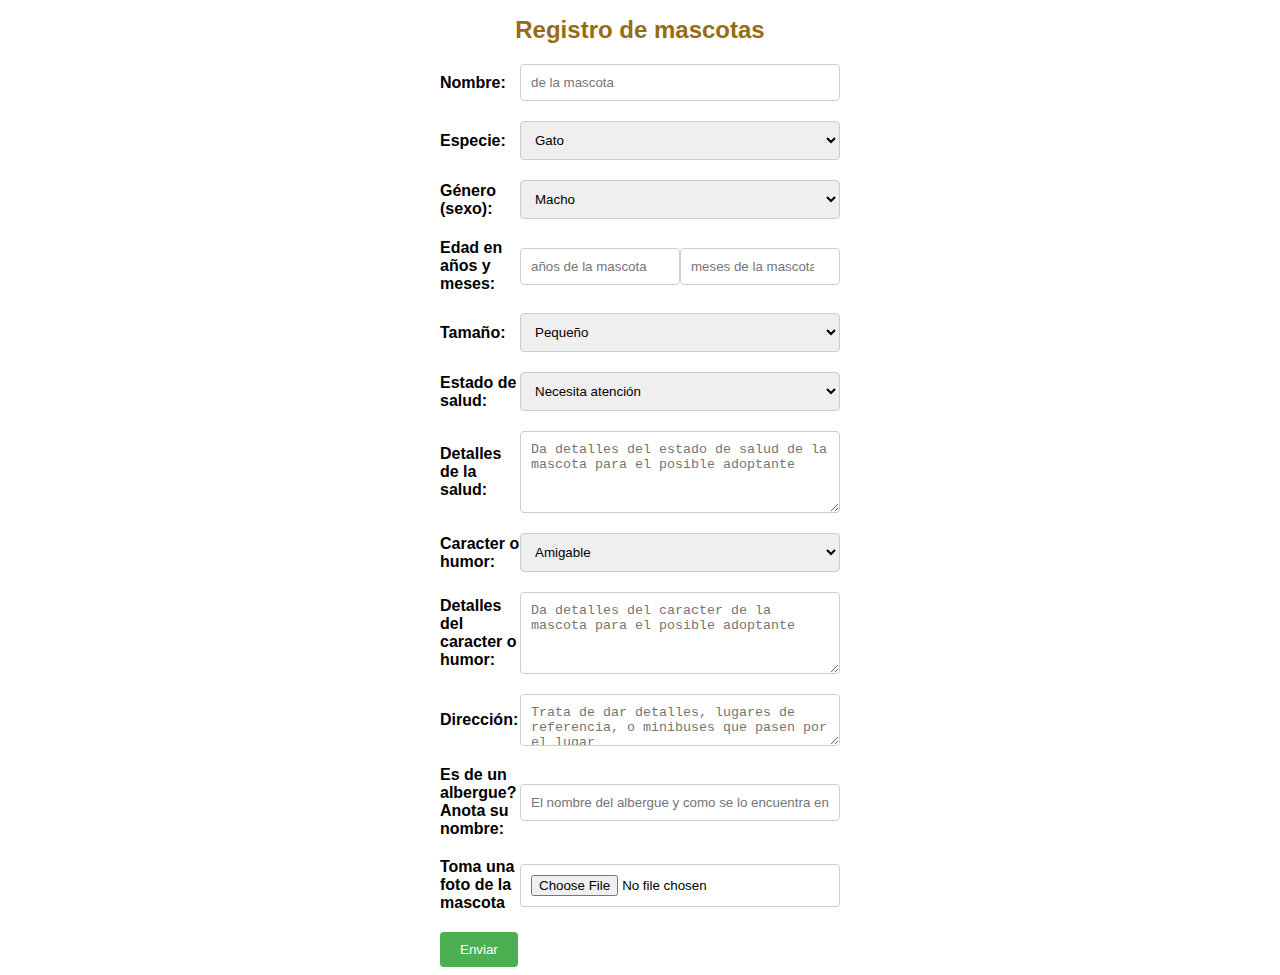
<file: registrar-mascotas.html>
<!DOCTYPE html>
<html lang="en">

<head>
    <meta charset="UTF-8">
    <meta name="viewport" content="width=device-width, initial-scale=1.0">
    <title>Document</title>
    <link rel="stylesheet" href="./css/pet-register-style.css">
</head>

<body>
    <h1 class="heading">Registro de mascotas</h1>
    <main>
        <form action="./guardar-datos.php" class="form" method="post" enctype="multipart/form-data">
            <!-- Pet name -->
            <label class="form__label" for="pet-name">
                <p class="form__label-text">Nombre:</p>
                <input class="form__input" type="text" name="pet_name" placeholder="de la mascota">
            </label>

            <!-- Pet specie -->
            <label class="form__label" for="pet-specie">
                <p class="form__label-text">Especie:</p>
                <select class="form__select" name="pet_specie">
                    <option class="form__option" value="Gato">Gato</option>
                    <option class="form__option" value="Perro">Perro</option>
                </select>
            </label>

            <!-- Pet gender -->
            <label class="form__label" for="pet-gender">
                <p class="form__label-text">Género (sexo):</p>
                <select class="form__select" name="pet_gender">
                    <option class="form__option" value="Macho">Macho</option>
                    <option class="form__option" value="Hembra">Hembra</option>
                </select>
            </label>

            <label class="form__label" for="pet-age">
                <p class="form__label-text">Edad en años y meses:</p>
                <input type="number" class="form__input" name="pet_age_years" placeholder="años de la mascota" min="0" max="20">
                <input type="number" class="form__input" name="pet_age_months" placeholder="meses de la mascota" min="0" max="11">
            </label>

            <label class="form__label" for="pet-size">
                <p class="form__label-text">Tamaño:</p>
                <select class="form__select" name="pet_size">
                    <option class="form__option" value="Pequeño">Pequeño</option>
                    <option class="form__option" value="Mediano">Mediano</option>
                    <option class="form__option" value="Grande">Grande</option>
                </select>
            </label>

            <label class="form__label" for="pet-health">
                <p class="form__label-text">Estado de salud:</p>
                <select class="form__select" name="pet_health">
                    <option class="form__option" value="Necesita atención">Necesita atención</option>
                    <option class="form__option" value="Saludable">Saludable</option>
                    <option class="form__option" value="En tratamiento">En tratamiento</option>
                </select>
            </label>

            <label class="form__label" for="pet-health-details">
                <p class="form__label-text">Detalles de la salud:</p>
                <textarea class="form__input" name="pet_health_details" rows="4" cols="50"
                    placeholder="Da detalles del estado de salud de la mascota para el posible adoptante"></textarea>
            </label>

            <label class="form__label" for="pet-mood">
                <p class="form__label-text">Caracter o humor:</p>
                <select class="form__select" name="pet_mood">
                    <option class="form__option" value="Amigable">Amigable</option>
                    <option class="form__option" value="Tímido">Timido</option>
                    <option class="form__option" value="Jugueton">Jugueton</option>
                    <option class="form__option" value="Tranquilo">Tranquilo</option>
                    <option class="form__option" value="Independiente">Independiente</option>
                    <option class="form__option" value="Atención ">Atencion</option>
                </select>
            </label>

            <label class="form__label" for="pet_mood_details">
                <p class="form__label-text">Detalles del caracter o humor:</p>
                <textarea class="form__input" name="pet_mood_details" rows="4" cols="50"
                    placeholder="Da detalles del caracter de la mascota para el posible adoptante"></textarea>
            </label>

            <label class="form__label" for="pet_address">
                <p class="form__label-text">Dirección:</p>
                <textarea class="form__input" name="pet_address" rows="2" cols="50"
                    placeholder="Trata de dar detalles, lugares de referencia, o minibuses que pasen por el lugar"></textarea>
            </label>

            <label class="form__label" for="pet_shelter">
                <p class="form__label-text">Es de un albergue? Anota su nombre:</p>
                <input class="form__input" type="text" name="pet_shelter"
                    placeholder="El nombre del albergue y como se lo encuentra en redes sociales">
            </label>

            <label for="pet_upload_photo" class="form__label">
                <p class="form__label-text">Toma una foto de la mascota</p>
                <input class="form__input" type="file" accept="image/*" capture="environment" name="pet_upload_photo">
            </label>

          

            <button type="submit" class="form__button">Enviar</button>
        </form>

    </main>

    <script>


    </script>
</body>

</html>
</file>
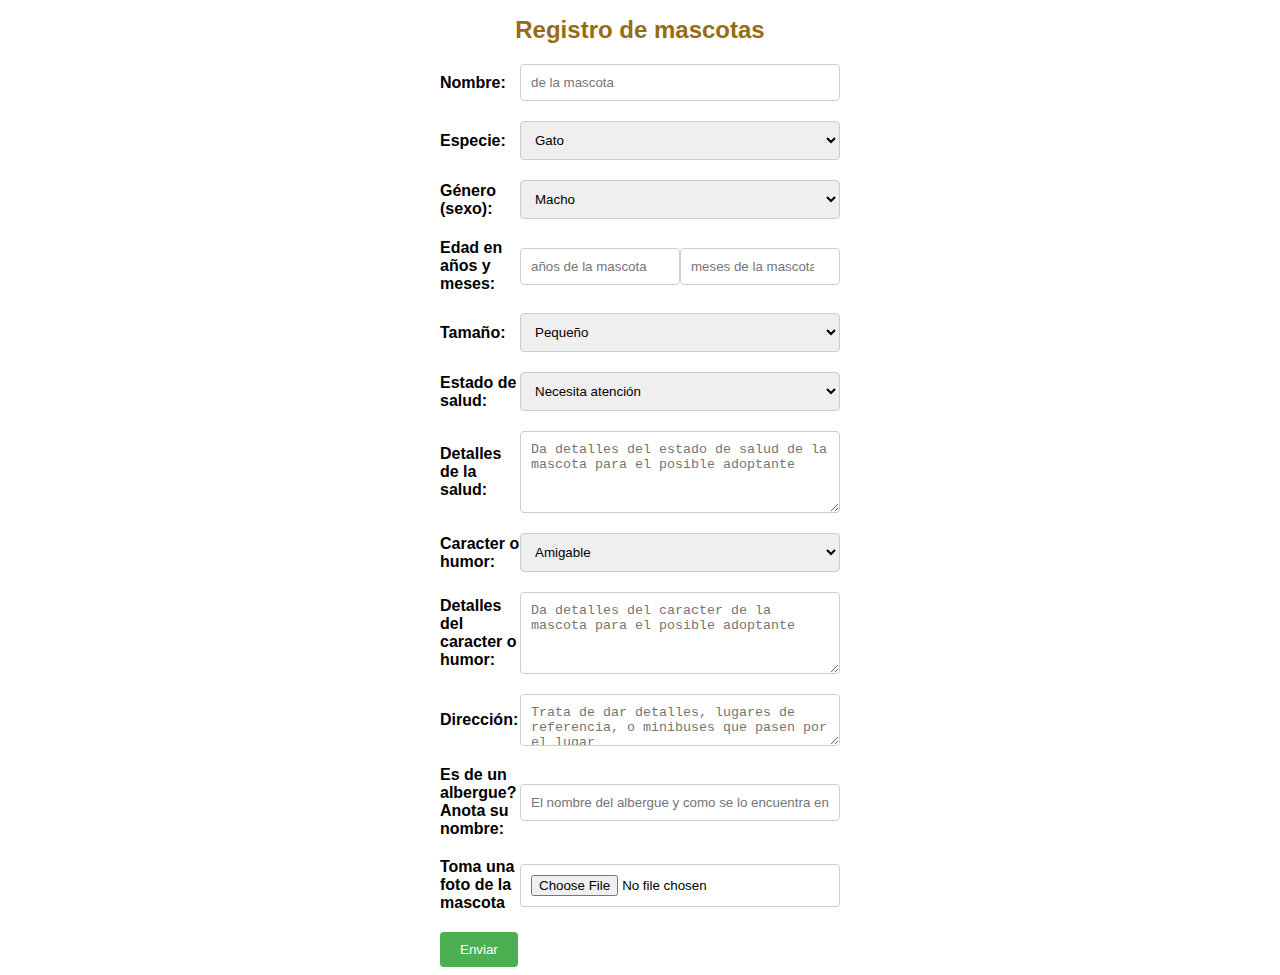
<file: registrar_mascotas.html>
<!DOCTYPE html>
<html lang="en">

<head>
    <meta charset="UTF-8">
    <meta name="viewport" content="width=device-width, initial-scale=1.0">
    <title>Document</title>
    <link rel="stylesheet" href="./css/pet-register-style.css">
</head>

<body>
    <h1 class="heading">Registro de mascotas</h1>
    <main>
        <form action="./guardar_datos.php" class="form" method="post" enctype="multipart/form-data">
            <!-- Pet name -->
            <label class="form__label" for="pet-name">
                <p class="form__label-text">Nombre:</p>
                <input class="form__input" type="text" name="pet_name" placeholder="de la mascota">
            </label>

            <!-- Pet specie -->
            <label class="form__label" for="pet-specie">
                <p class="form__label-text">Especie:</p>
                <select class="form__select" name="pet_specie">
                    <option class="form__option" value="Gato">Gato</option>
                    <option class="form__option" value="Perro">Perro</option>
                </select>
            </label>

            <!-- Pet gender -->
            <label class="form__label" for="pet-gender">
                <p class="form__label-text">Género (sexo):</p>
                <select class="form__select" name="pet_gender">
                    <option class="form__option" value="Macho">Macho</option>
                    <option class="form__option" value="Hembra">Hembra</option>
                </select>
            </label>

            <label class="form__label" for="pet-age">
                <p class="form__label-text">Edad en años y meses:</p>
                <input type="number" class="form__input" name="pet_age_years" placeholder="años de la mascota" min="0" max="20">
                <input type="number" class="form__input" name="pet_age_months" placeholder="meses de la mascota" min="0" max="11">
            </label>

            <label class="form__label" for="pet-size">
                <p class="form__label-text">Tamaño:</p>
                <select class="form__select" name="pet_size">
                    <option class="form__option" value="Pequeño">Pequeño</option>
                    <option class="form__option" value="Mediano">Mediano</option>
                    <option class="form__option" value="Grande">Grande</option>
                </select>
            </label>

            <label class="form__label" for="pet-health">
                <p class="form__label-text">Estado de salud:</p>
                <select class="form__select" name="pet_health">
                    <option class="form__option" value="Necesita atención">Necesita atención</option>
                    <option class="form__option" value="Saludable">Saludable</option>
                    <option class="form__option" value="En tratamiento">En tratamiento</option>
                </select>
            </label>

            <label class="form__label" for="pet-health-details">
                <p class="form__label-text">Detalles de la salud:</p>
                <textarea class="form__input" name="pet_health_details" rows="4" cols="50"
                    placeholder="Da detalles del estado de salud de la mascota para el posible adoptante"></textarea>
            </label>

            <label class="form__label" for="pet-mood">
                <p class="form__label-text">Caracter o humor:</p>
                <select class="form__select" name="pet_mood">
                    <option class="form__option" value="Amigable">Amigable</option>
                    <option class="form__option" value="Tímido">Timido</option>
                    <option class="form__option" value="Jugueton">Jugueton</option>
                    <option class="form__option" value="Tranquilo">Tranquilo</option>
                    <option class="form__option" value="Independiente">Independiente</option>
                    <option class="form__option" value="Atención ">Atencion</option>
                </select>
            </label>

            <label class="form__label" for="pet_mood_details">
                <p class="form__label-text">Detalles del caracter o humor:</p>
                <textarea class="form__input" name="pet_mood_details" rows="4" cols="50"
                    placeholder="Da detalles del caracter de la mascota para el posible adoptante"></textarea>
            </label>

            <label class="form__label" for="pet_address">
                <p class="form__label-text">Dirección:</p>
                <textarea class="form__input" name="pet_address" rows="2" cols="50"
                    placeholder="Trata de dar detalles, lugares de referencia, o minibuses que pasen por el lugar"></textarea>
            </label>

            <label class="form__label" for="pet_shelter">
                <p class="form__label-text">Es de un albergue? Anota su nombre:</p>
                <input class="form__input" type="text" name="pet_shelter"
                    placeholder="El nombre del albergue y como se lo encuentra en redes sociales">
            </label>

            <label for="pet_upload_photo" class="form__label">
                <p class="form__label-text">Toma una foto de la mascota</p>
                <input class="form__input" type="file" accept="image/*" capture="environment" name="pet_upload_photo">
            </label>

          

            <button type="submit" class="form__button">Enviar</button>
        </form>

    </main>

    <script>


    </script>
</body>

</html>
</file>
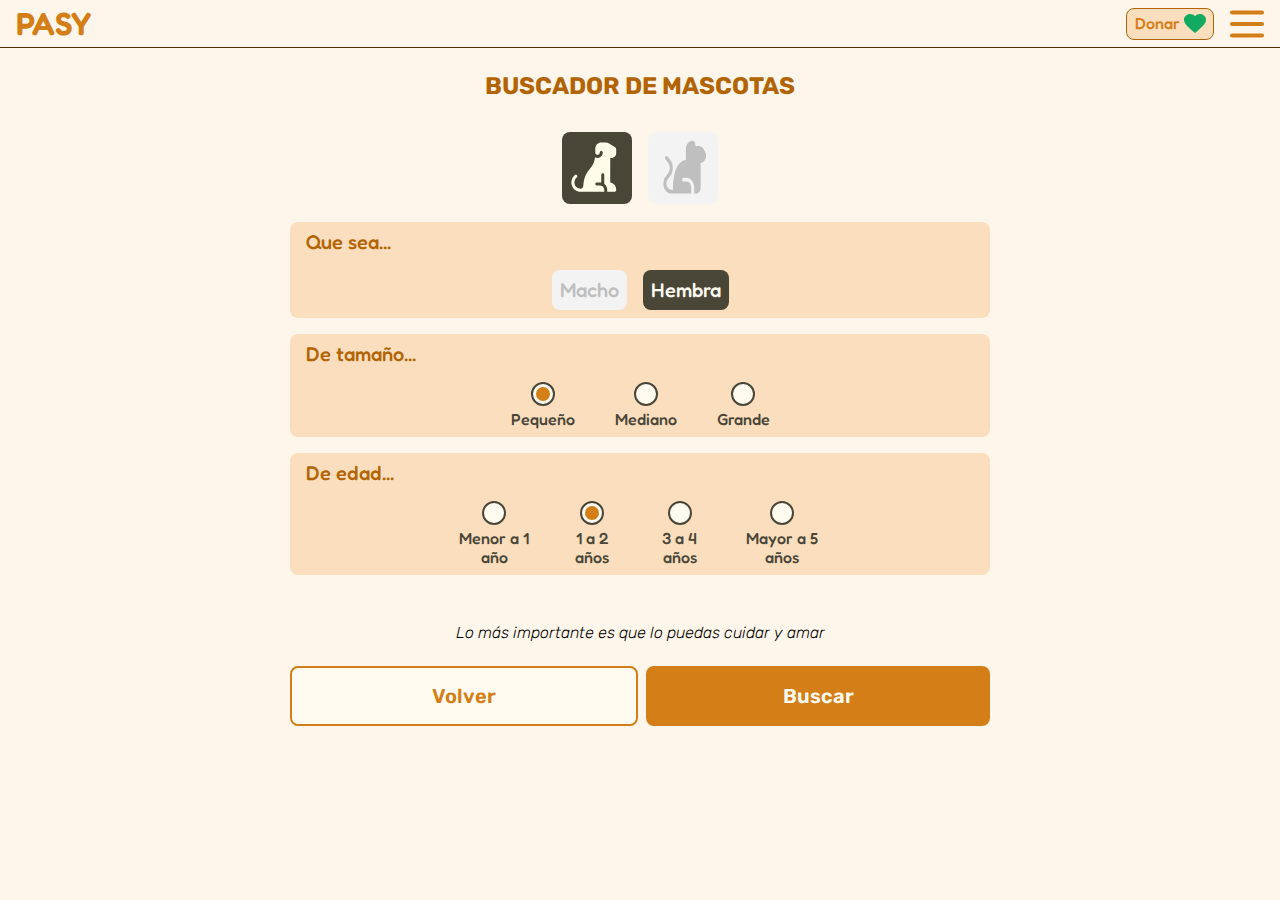
<file: buscador/buscador-mascotas.html>
<!DOCTYPE html>
<html lang="en">

<head>
    <!-- TODO: Favicon, put the favicon in all the pages   -->
    <meta charset="UTF-8">
    <meta http-equiv="X-UA-Compatible" content="IE=edge">
    <meta name="viewport" content="width=device-width, initial-scale=1.0">
    <title>Buscador de mascotas</title>
    <meta name="description"
        content="Buscador de mascotas en adopción, encuentra tu mascota ideal en alguno de los albergues de La Paz">
    <link rel="icon" href="./img/favicon-pasy.svg">
    <!-- Google Tag Manager -->
    <script>(function (w, d, s, l, i) {
            w[l] = w[l] || []; w[l].push({
                'gtm.start':
                    new Date().getTime(), event: 'gtm.js'
            }); var f = d.getElementsByTagName(s)[0],
                j = d.createElement(s), dl = l != 'dataLayer' ? '&l=' + l : ''; j.async = true; j.src =
                    'https://www.googletagmanager.com/gtm.js?id=' + i + dl; f.parentNode.insertBefore(j, f);
        })(window, document, 'script', 'dataLayer', 'GTM-59WDXHM');</script>
    <!-- End Google Tag Manager -->
    <link rel="preconnect" href="https://fonts.googleapis.com" />
    <link rel="preconnect" href="https://fonts.gstatic.com" crossorigin />
    <link href="https://fonts.googleapis.com/css2?family=Rubik:wght@400;500;600&display=swap" rel="stylesheet"
        rel="preconnect" href="https://fonts.googleapis.com" />
    <link rel="preconnect" href="https://fonts.gstatic.com" crossorigin />
    <link href="https://fonts.googleapis.com/css2?family=Fredoka:wght@300;400;500;600;700&display=swap"
        rel="stylesheet" />
    <link rel="stylesheet" href="../css/home-style.css">
    <script src="../js/searcher-script.js" defer></script>

</head>

<body>
    <!-- Google Tag Manager (noscript) -->
    <noscript><iframe src="https://www.googletagmanager.com/ns.html?id=GTM-59WDXHM" height="0" width="0"
            style="display:none;visibility:hidden"></iframe></noscript>
    <!-- End Google Tag Manager (noscript) -->
    <header>
        <nav class="nav-bar">
            <span class="nav-bar__logo">PASY</span>
            <div class="nav-bar__btns">
                <button class="nav-bar__donate-btn">
                    Donar
                    <img src="../img\green-heart__nav-bar-icon.svg" alt="green heart" />
                </button>
                <img class="nav-bar__menu-icon" src="../img\burguer-menu__nav-bar-icon.svg" alt="burguer menu icon" />
            </div>
        </nav>
    </header>

    <main class="searcher-page__body">
        <section>
            <h1 class="searcher-page__title">Buscador de mascotas</h1>

            <form class="pet-searcher" action="./lista-resultados.php" method="post" id="pet_searcher_form">
                <div class="pet-searcher__field" id="specie-container">
                    <legend id="specie-legend">Especie de la mascota</legend>
                    <div id="specie-div">
                        <label for="dog-specie">
                            <input type="radio" id="dog-specie" name="pet-species" value="dog-specie" required checked
                                id="input-pet-searcher" />
                            <span class="dog-specie"></span>
                        </label>

                        <label for="cat-specie">
                            <input type="radio" id="cat-specie" name="pet-species" value="cat-specie"
                                id="input-pet-searcher" required />
                            <span class="cat-specie"></span>
                        </label>
                    </div>
                </div>

                <div class="pet-searcher__field pet-searcher__field--button ">
                    <legend>Que sea...</legend>
                    <div>
                        <label for="male-pet">
                            <input type="radio" value="male-pet" id="male-pet" name="pet-gender">
                            <span class="male-pet">Macho</span>
                        </label>

                        <label for="female-pet">
                            <input type="radio" value="female-pet" id="female-pet" name="pet-gender" checked>
                            <span class="female-pet">Hembra</span>
                        </label>
                    </div>
                </div>

                <div class="pet-searcher__field">
                    <legend>De tamaño...</legend>
                    <div class="check-container">
                        <div>
                            <label class="checkfield" for="small">
                                <input type="radio" id="small" name="pet-size" value="small-size" checked>
                                <span class="checkmark"></span>
                            </label>
                            <span class="check-text">Pequeño</span>
                        </div>

                        <div>
                            <label class="checkfield" for="middle">
                                <input type="radio" id="middle" name="pet-size" value="middle-size">
                                <span class="checkmark"></span>
                            </label>
                            <span class="check-text">Mediano</span>
                        </div>

                        <div>
                            <label class="checkfield" for="large">
                                <input type="radio" id="large" name="pet-size" value="large-size">
                                <span class="checkmark"></span>
                            </label>
                            <span class="check-text">Grande</span>
                        </div>
                    </div>
                </div>


                <div class="pet-searcher__field">
                    <legend>De edad...</legend>
                    <div class="check-container" id="age-field">
                        <div>
                            <label class="checkfield" for="less-1-year">
                                <input type="radio" id="less-1-year" name="pet-age" value="less-1-year">
                                <span class="checkmark"></span>
                            </label>
                            <span class="check-text">Menor a 1 año</span>
                        </div>

                        <div>
                            <label class="checkfield" for="1-2-year">
                                <input type="radio" id="1-2-year" name="pet-age" value="1-2-year" checked>
                                <span class="checkmark"></span>
                            </label>
                            <span class="check-text">1 a 2 años</span>
                        </div>

                        <div>
                            <label class="checkfield" for="3-4-year">
                                <input type="radio" id="3-4-year" name="pet-age" value="3-4-year">
                                <span class="checkmark"></span>
                            </label>
                            <span class="check-text">3 a 4 años</span>
                        </div>

                        <div>
                            <label class="checkfield" for="5-year">
                                <input type="radio" id="5-year" name="pet-age" value="5-year">
                                <span class="checkmark"></span>
                            </label>
                            <span class="check-text">Mayor a 5 años</span>
                        </div>

                    </div>
                </div>

                <p class="emo-phrase">Lo más importante es que lo puedas cuidar y amar</p>
                <div class="btn-div">
                    <button type="button" class="search-button search-button--secondary"
                        onclick="location.href='../index.html'">Volver</button>
                    <button class="search-button" type="submit" name="submit">Buscar</button>
                </div>
            </form>
        </section>

    </main>

</body>

</html>
</file>
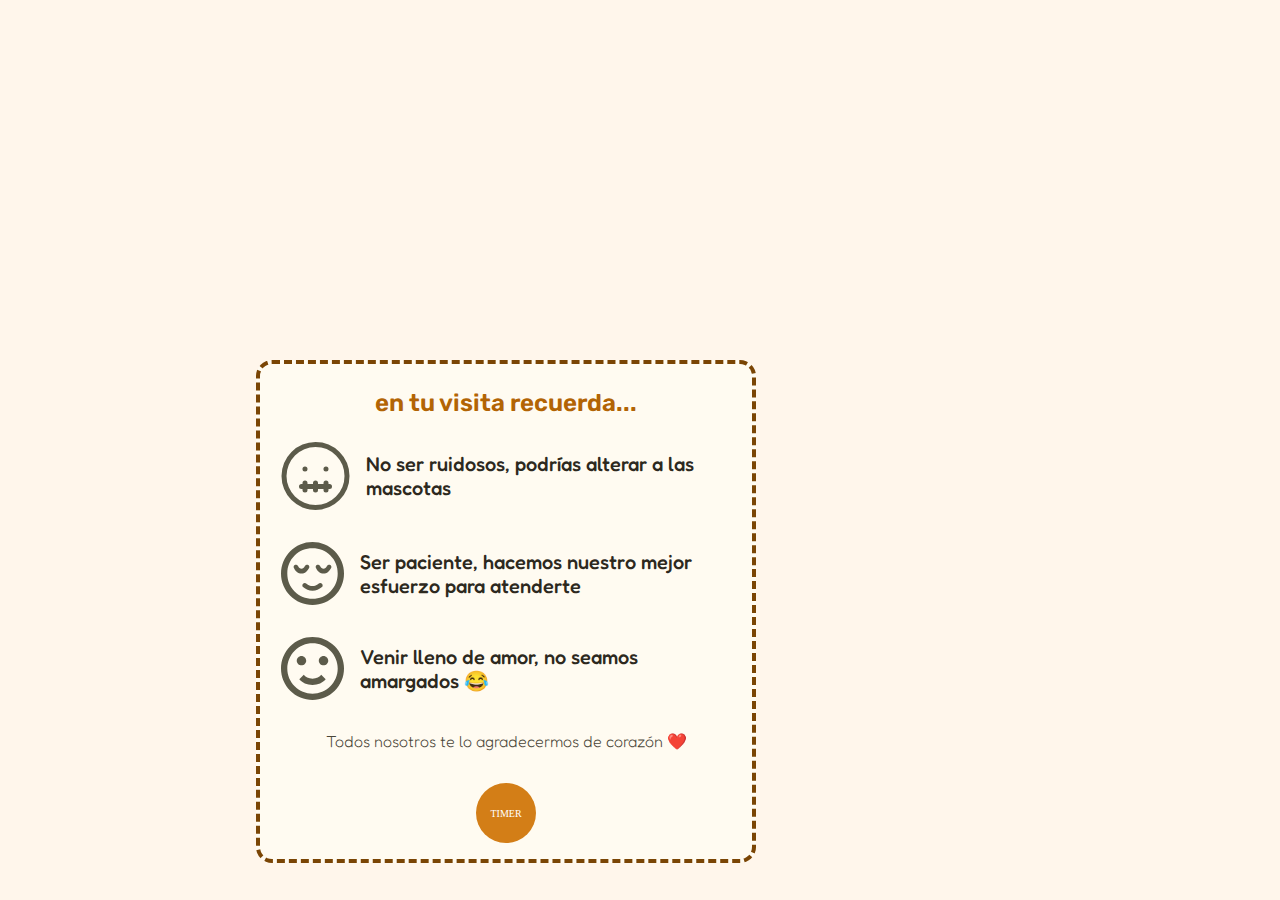
<file: buscador/consejos-visita.html>
<!DOCTYPE html>
<html lang="en">

<head>
    <meta charset="UTF-8">
    <meta http-equiv="X-UA-Compatible" content="IE=edge">
    <meta name="viewport" content="width=device-width, initial-scale=1.0">
    <title>Consejos para tu visita</title>
    <link rel="stylesheet" href="../css/home-style.css">
    <link rel="preconnect" href="https://fonts.googleapis.com" />
    <link rel="preconnect" href="https://fonts.gstatic.com" crossorigin />
    <link href="https://fonts.googleapis.com/css2?family=Rubik:wght@400;500;600&display=swap" rel="stylesheet"
        rel="preconnect" href="https://fonts.googleapis.com" />
    <link rel="preconnect" href="https://fonts.gstatic.com" crossorigin />
    <link href="https://fonts.googleapis.com/css2?family=Fredoka:wght@300;400;500;600;700&display=swap"
        rel="stylesheet" />
</head>

<body>

    <script>
        // Wait for 10 seconds and then redirect
        setTimeout(function () {
            window.location.href = "../pet-searcher/visit-thanks.html"; // Replace with the URL of the target page
        }, 5000); // 10000 milliseconds = 10 seconds

    </script>
    <section class="visit-advices">
        <h1 class="visit-advices__title">
            en tu visita recuerda...
        </h1>
        <article class="visit-advices__text">
            <div>
                <img src="../img/emoji-silence__visit-advices.svg" alt="carita silenciosa">
                <p><span>No ser ruidosos,</span> podrías alterar a las mascotas</p>
            </div>
            <div>
                <img src="../img/emoji-calm__visit-advices.svg" alt="carita en paz">
                <p><span>Ser paciente,</span> hacemos nuestro mejor esfuerzo para atenderte</p>
            </div>
            <div>
                <img src="../img/emoji-happy__visit-advices.svg" alt="carita en feliz">
                <p><span>Venir lleno de amor,</span> no seamos amargados 😂</p>
            </div>
        </article>

        <p class="visit-advices__phrase">Todos nosotros te lo agradecermos de corazón ❤️</p>

        <span class="visit-advices__timer"> TIMER</span>
    </section>

</body>

</html>
</file>
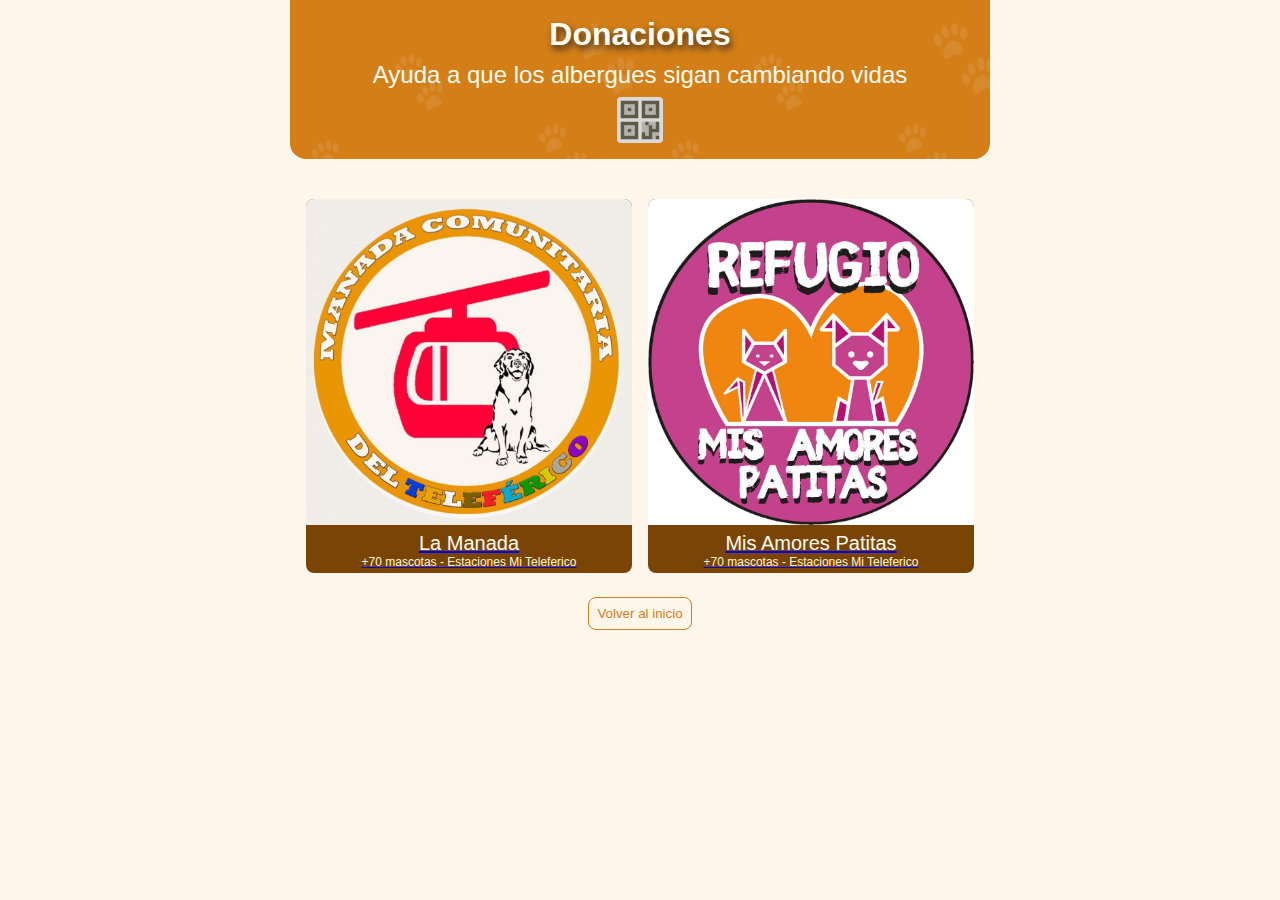
<file: donaciones/donaciones-inicio.html>
<!DOCTYPE html>
<html lang="en">
  <head>
    <meta charset="UTF-8" />
    <meta name="viewport" content="width=device-width, initial-scale=1.0" />
    <title>Donaciones que salvan</title>
    <link rel="stylesheet" href="../css/home-style.css" />
    <script src="../js/donations-script.js" defer></script>
  </head>

  <body class="donations-page">
    <section class="donations-home__header">
      <h1>Donaciones</h1>
      <h2>Ayuda a que los albergues sigan cambiando vidas</h2>
      <img src="../img/donaciones-qr-icon.svg" alt="icono de codigo QR" />
    </section>

    <main>
      <section class="pets-showcase">
        <div class="pets-showcase__grid">
          <div class="pets-showcase__card">
            <a href="./donaciones-pasy.html">
              <img src="../img/logo_manada_teleferico.jpg" alt="pet photo" />
              <p>La Manada</p>
              <span>+70 mascotas - Estaciones Mi Teleferico</span>
            </a>
          </div>

          <div class="pets-showcase__card">
            <a href="./donaciones-pasy-2.html">
              <img src="../img/logo_patitas_amores.jpg" alt="pet photo" />
              <p>Mis Amores Patitas</p>
              <span>+70 mascotas - Estaciones Mi Teleferico</span>
            </a>
          </div>
        </div>
      </section>
      <!-- 
      <section>
        <div class="donate-pasy">
          <p>También puedes apoyar a PASY para que siga mejorando</p>
          <img
            src="../img/facts-image__info-panel.svg"
            alt="icono de una mascota"
          />
          <button type="button" class="donatePasy">
            Donar a PASY mascotas
          </button>
        </div>
      </section> -->
      <button class="donate-go-home">Volver al inicio</button>
    </main>
  </body>
</html>
</file>
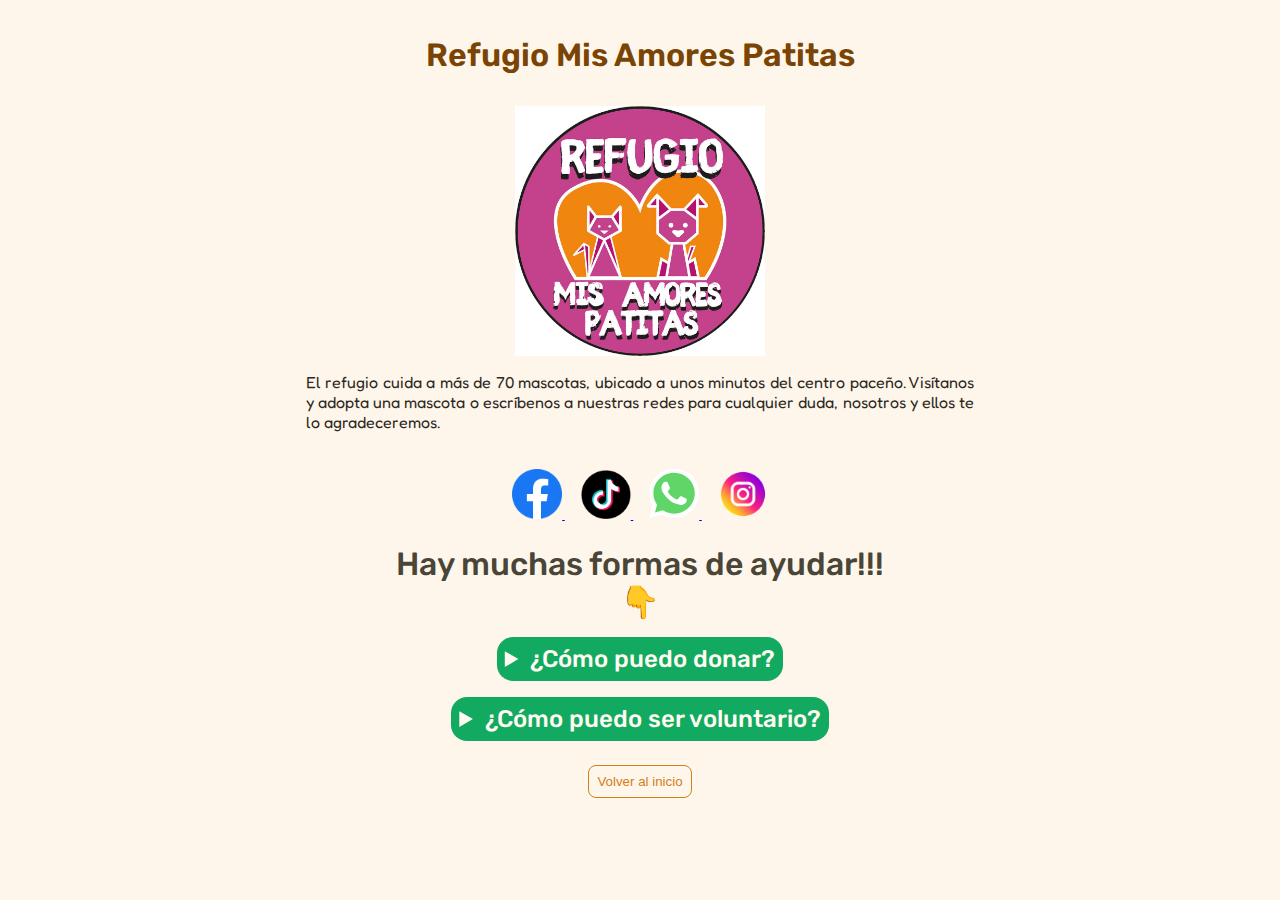
<file: donaciones/donaciones-pasy-2.html>
<!DOCTYPE html>
<html lang="en">
  <head>
    <meta charset="UTF-8" />
    <meta name="viewport" content="width=device-width, initial-scale=1.0" />
    <title>Donar a Pasy Mascotas</title>
    <link rel="stylesheet" href="../css/home-style.css" />
    <!-- Google Tag Manager -->
    <script>
      (function (w, d, s, l, i) {
        w[l] = w[l] || [];
        w[l].push({
          "gtm.start": new Date().getTime(),
          event: "gtm.js",
        });
        var f = d.getElementsByTagName(s)[0],
          j = d.createElement(s),
          dl = l != "dataLayer" ? "&l=" + l : "";
        j.async = true;
        j.src = "https://www.googletagmanager.com/gtm.js?id=" + i + dl;
        f.parentNode.insertBefore(j, f);
      })(window, document, "script", "dataLayer", "GTM-59WDXHM");
    </script>
    <!-- End Google Tag Manager -->
    <!-- google fonts -->
    <link rel="preconnect" href="https://fonts.googleapis.com" />
    <link rel="preconnect" href="https://fonts.gstatic.com" crossorigin />
    <link
      href="https://fonts.googleapis.com/css2?family=Rubik:wght@400;500;600&display=swap"
      rel="stylesheet"
      rel="preconnect"
      href="https://fonts.googleapis.com"
    />
    <link rel="preconnect" href="https://fonts.gstatic.com" crossorigin />
    <link
      href="https://fonts.googleapis.com/css2?family=Fredoka:wght@300;400;500;600;700&display=swap"
      rel="stylesheet"
    />
    <script src="../js/donations-script.js" defer></script>
  </head>

  <body>
    <!-- Google Tag Manager (noscript) -->
    <noscript
      ><iframe
        src="https://www.googletagmanager.com/ns.html?id=GTM-59WDXHM"
        height="0"
        width="0"
        style="display: none; visibility: hidden"
      ></iframe
    ></noscript>
    <!-- End Google Tag Manager (noscript) -->
    <main>
      <section class="why-donate">
        <h1 class="why-donate__title">Refugio Mis Amores Patitas</h1>
        <img
          src="../img/logo_patitas_amores.jpg"
          class="why-donate__img"
          alt="logo del albergue"
        />
        <p class="why-donate__text">
          El refugio cuida a más de 70 mascotas, ubicado a unos minutos del
          centro paceño. Visítanos y adopta una mascota o escríbenos a nuestras
          redes para cualquier duda, nosotros y ellos te lo agradeceremos.
        </p>
      </section>

      <section class="shelter-social-media">
        <a href="#">
          <img src="../img/fb_logo.webp" alt="facebook logo" width="50" />
        </a>
        <a href="#">
          <img src="../img//tk_logo_1.png" alt="tiktok logo" width="50" />
        </a>
        <a href="#">
          <img src="../img/whatsapp.svg" alt="whatsapp logo" width="50" />
        </a>
        <a href="#">
          <img src="../img/ig_logo.png" alt="instagram logo" width="50" />
        </a>
        <br />
        <p class="shelter-social-media-text">
          Hay muchas formas de ayudar!!!
          <br />
          &#128071;
        </p>
      </section>

      <section class="steps-donate">
        <details class="donate-money-block">
          <summary class="donate-money-block__title">
            ¿Cómo puedo donar?
          </summary>
          <p class="donate-money-block__text">
            Recibimos donaciones monetarias 💵 y en especie🥩 <br />
            Los peluditos y nosotros te lo agradeceremos🐶🧡.
          </p>
          <p class="steps-donate__title">🪙Para donar por QR</p>
          <div class="donations-background">
            <img
              src="../img/donate_steps-2.webp"
              alt="pasos para donar dinero"
            />
            <img
              src="../img/qr_example.png"
              alt="codigo QR de donacion"
              class="steps-donate__img"
              loading="lazy"
            />
            <a class="steps-donate__btn" href="../img/qr_example.png" download
              >Descargar
            </a>
          </div>
          <p class="donate-money-block__specie">🥩Para donar en especie</p>
          <div class="donations-background">
            <p class="donate-money-block__description">
              Recibimos comida, frazadas, materiales, croquetas, solo mándanos
              un mensaje
            </p>
            <img
              src="../img/pet-shelter-donate.webp"
              alt="ilustracion de casita de mascota"
            />
            <button>Envíar un mensaje</button>
          </div>
        </details>

        <details class="donate-kind-block">
          <summary class="donate-kind-block__title">
            ¿Cómo puedo ser voluntario?
          </summary>
          <p class="steps-donate__title">💪Necesitaremos tu ayuda en:</p>
          <div class="donations-background">
            <ul class="donate-kind-block__list">
              <li>🧹Limpiar, barrer y lavar</li>
              <li>🐾Acompañar y cuidar a las mascotas</li>
              <li>🛠️Refaccionar muebles y espacios</li>
            </ul>
          </div>
          <p class="steps-donate__title">
            🕑Puedes ayudarnos en estos horarios:
          </p>
          <div class="donations-background">
            <p class="donate-kind-block__hours">
              De lunes a domingo <br />
              ☀️Mañanas de 10:00 a 13:00 <br />🌇Tardes de 16:00 a 19:00
            </p>
            <p>Toda ayuda cuenta, cualquier duda envíanos un mensaje</p>
            <button>Enviar mensaje</button>
          </div>
        </details>
      </section>
    </main>
    <button class="donate-go-home">Volver al inicio</button>
  </body>
</html>
</file>
<file: css/pet-register-style.css>
/* Styles for mobile devices */
@media (max-width: 767px) {
  .form {
    margin: 20px;
  }

  .form__label {
    display: block;
    margin-bottom: 10px;
  }

  .form__label-text {
    font-weight: bold;
  }

  .form__input,
  .form__select {
    width: 100%;
    padding: 8px;
    border-radius: 4px;
    border: 1px solid #ccc;
  }
}

/* Styles for desktop devices */
@media (min-width: 768px) {
  .form {
    max-width: 400px;
    margin: 0 auto;
  }

  .form__label {
    display: flex;
    align-items: center;
    margin-bottom: 20px;
  }

  .form__label-text {
    font-weight: bold;
    margin-right: 10px;
    width: 80px;
  }

  .form__input,
  .form__select {
    flex: 1;
    padding: 10px;
    border-radius: 4px;
    border: 1px solid #ccc;
  }
}

/* Common styles for both mobile and desktop */
.form {
  font-family: Arial, sans-serif;
}

.form__label p {
  margin: 0;
}

.form__button {
  display: block;
  margin-top: 20px;
  padding: 10px 20px;
  background-color: #4caf50;
  color: #fff;
  border: none;
  border-radius: 4px;
  cursor: pointer;
}

.form__button:hover {
  background-color: #45a049;
}

.heading {
  font-family: Arial, sans-serif;
  font-size: 24px;
  font-weight: bold;
  color: #966d14;
  margin-bottom: 20px;
  margin: 10 auto;
  text-align: center;
}
</file>
<file: css/home-style.css>
:root {
  /* fonts */
  --titles-font: "Rubik", sans-serif;
  --texts-font: "Fredoka", sans-serif;
  /* colors */
  /* brand color */
  --background: #fff6eb;
  --white: #fffbf1;
  --brand-color-200: #fadebd;
  --brand-color-500: #d37e17;
  --brand-color-600: #b26404;
  --brand-color-700: #7a4504;
  --brand-color-800: #573000;
  --brand-color-900: #3d2200;
  /* secondary color */
  --sec-color-600: #12aa61;
  --sec-color-700: #068749;
  /* greys */
  --grey-color-400: #646054;
  --grey-color-500: #494537;
  --grey-color-600: #2d291e;

  /* effects */
  --shadow-1: 2px 4px 6px #222221de;
}

* {
  margin: 0;
  padding: 0;
  box-sizing: border-box;
}

html {
  font-size: 62.5%;
  background-color: var(--background);
}

/* navigation bar */
header {
  width: 100%;
  height: 4.8rem;
  padding: 4px 16px;
  border-bottom: solid 0.05rem var(--brand-color-800);
}

.nav-bar {
  display: flex;
  justify-content: space-between;
  align-items: center;
}

.nav-bar__logo {
  display: inline-block;
  font-family: var(--texts-font);
  font-style: normal;
  font-weight: 600;
  font-size: 3.2rem;
  line-height: 3.9rem;
  color: var(--brand-color-500);
}

.nav-bar__btns {
  display: flex;
  gap: 16px;
}

.nav-bar__donate-btn {
  display: flex;
  flex-direction: row;
  justify-content: center;
  align-items: center;
  padding: 0px 8px;
  gap: 4px;
  width: 88px;
  height: 32px;
  background: var(--brand-color-200);
  border: 1px solid var(--brand-color-600);
  border-radius: 8px;

  font-family: var(--texts-font);
  font-style: normal;
  font-weight: 500;
  font-size: 1.6rem;
  line-height: 19px;
  color: var(--brand-color-500);
}

.nav-bar__donate-btn:hover,
.nav-bar__logo:hover,
.nav-bar__menu-icon:hover {
  cursor: pointer;
}

/* hero section */
main .hero {
  background-image: url("../img/dog-photo__hero-section.png");
  background-size: cover;
  background-position: top;
  object-fit: cover;
  width: 100%;
  min-height: 520px;

  display: flex;
  flex-direction: column;
  justify-content: flex-end;
  align-items: center;
  padding: 40px 16px;
  gap: 8px;
}

.hero__title {
  margin-bottom: 8px;

  font-family: "Fredoka";
  font-style: normal;
  font-weight: 500;
  font-size: 32px;
  line-height: 39px;
  text-align: center;
  color: var(--background);
  text-shadow: var(--shadow-1);
}

.hero__cta {
  display: flex;
  gap: 8px;
  padding: 8px 16px;
  border-radius: 8px;
  border: none;
  justify-items: center;
  align-items: center;
  background-color: var(--brand-color-500);
  color: var(--background);
  font-family: var(--titles-font);
  font-style: normal;
  font-weight: 600;
  font-size: 2rem;
  line-height: 24px;
  box-shadow: var(--shadow-1);
}

.hero__cta:hover {
  cursor: pointer;
}

.hero__cta-support {
  font-family: "Fredoka";
  font-style: normal;
  font-weight: 400;
  font-size: 16px;
  line-height: 19px;
  color: #fff6eb;
}

/* Info section in home page*/

.info-panel {
  width: 100%;
  padding: 0 32px;
  padding-top: 24px;
  background-image: url(../img/paws-background__info-panel.svg);
  background-size: cover;
  object-fit: cover;
  min-height: 567px;
  border-radius: 0 0 20px 20px;
}

.info-panel__container {
  max-width: 700px;
  margin: 0 auto;
}

.info-panel__title {
  font-family: var(--titles-font);
  font-style: normal;
  font-weight: 600;
  font-size: 3.2rem;
  line-height: 38px;
  display: flex;
  align-items: center;
  justify-content: center;
  color: var(--background);
  text-shadow: var(--shadow-1);
}

.info-panel .info-panel__how-adopt:hover {
  cursor: pointer;
}

.info-panel__how-adopt {
  width: 100%;
  display: flex;
  flex-direction: column;
  justify-content: center;
  align-items: center;
  padding: 16px 8px;
  gap: 8px;
  background: var(--white);
  border-radius: 8px;
  box-shadow: var(--shadow-1);
  margin-top: 16px;
}

.info-panel__how-adopt p {
  font-family: var(--titles-font);
  font-style: normal;
  font-weight: 500;
  font-size: 2.4rem;
  line-height: 29px;

  display: flex;
  align-items: center;
  text-align: center;

  color: var(--brand-color-600);
}

.info-panel__two-columns {
  display: flex;
  width: 100%;
  gap: 16px;
}

.info-panel__column {
  display: flex;
  flex-direction: column;
  justify-content: center;
  align-items: center;
  padding: 16px 8px;
  gap: 8px;
  background: var(--white);
  border-radius: 8px;
  box-shadow: var(--shadow-1);
  margin-top: 16px;
  flex: 1;
}

.info-panel__how-adopt-text {
  font-family: var(--titles-font);
  font-style: normal;
  font-weight: 500;
  font-size: 1.6rem;
  line-height: 19px;

  display: flex;
  align-items: center;
  text-align: center;

  color: var(--brand-color-600);
}

.info-panel__column h3 {
  font-family: var(--titles-font);
  font-style: normal;
  font-weight: 500;
  font-size: 1.6rem;
  line-height: 19px;

  display: flex;
  align-items: center;
  text-align: center;

  color: var(--brand-color-600);
}

.info-panel__facts {
  display: flex;
  flex-direction: row;
  justify-content: center;
  align-items: center;
  padding: 16px;
  gap: 8px;
  margin-top: 16px;

  background: var(--brand-color-200);
  border-radius: 8px;
}

.info-panel__facts p {
  font-family: var(--titles-font);
  font-style: normal;
  font-weight: 400;
  font-size: 1.4rem;
  line-height: 17px;
  display: flex;
  align-items: center;

  color: var(--brand-color-700);
}

/* Donation options in home page */

.help-options {
  width: 100%;
  max-width: 700px;
  margin: 0 auto;
  padding: 0 16px;
  padding-top: 24px;
}

.help-options__title {
  font-family: var(--titles-font);
  font-style: normal;
  font-weight: 600;
  font-size: 2.4rem;
  line-height: 28px;
  display: flex;
  align-items: flex-end;
  color: var(--sec-color-600);
  margin-bottom: 16px;
}

.help-options__option {
  display: flex;
  align-items: center;
  padding: 8px 16px;
  gap: 16px;

  background: var(--sec-color-600);
  box-shadow: var(--shadow-1);
  border-radius: 8px;
  margin-bottom: 16px;
}

.help-options__option p {
  font-family: "Rubik";
  font-style: normal;
  font-weight: 600;
  font-size: 24px;
  line-height: 28px;
  display: flex;
  align-items: center;

  color: var(--white);
}

.help-options__option--secondary,
.help-options__option--secondary p {
  background-color: #b0f8d6;
  color: var(--sec-color-700);
}

/* Pets showcase (near to you) in home page*/

.pets-showcase {
  width: 100%;
  max-width: 700px;
  margin: 0 auto;
  padding: 24px 16px;
}

.pets-showcase__title {
  font-family: var(--titles-font);
  font-style: normal;
  font-weight: 600;
  font-size: 2.4rem;
  line-height: 28px;
  display: flex;
  align-items: flex-end;
  color: var(--brand-color-700);
}

.pets-showcase__grid {
  margin-top: 16px;
  display: grid;
  grid-template-columns: repeat(2, 1fr);
  gap: 16px;
  justify-content: center;
}

.pets-showcase__card {
  background-color: var(--brand-color-700);
  border-radius: 8px;
  text-align: center;
  padding-bottom: 4px;
  overflow: hidden;
}

.pets-showcase__card img {
  width: 100%;
}

.pets-showcase__card p {
  font-family: var(--titles-font);
  font-style: normal;
  font-weight: 500;
  font-size: 2rem;
  line-height: 24px;
  color: var(--white);
  text-align: center;
  margin: 0 16px;
  margin-top: 4px;
}

.pets-showcase__card span {
  font-family: var(--titles-font);
  font-style: normal;
  font-weight: 300;
  font-size: 1.2rem;
  line-height: 14px;
  text-align: center;
  color: #faf7dc;
}

/* doubts panel in home page*/

.doubts-panel {
  width: 100%;
  max-width: 700px;
  margin: 0 auto;
  font-size: 2.4rem;
  padding: 0 16px;
}

.doubts-panel a {
  text-decoration: none;
  display: flex;
  padding: 0 16px;
  gap: 8px;
}

.doubts-panel a p {
  font-size: 2.4rem;
}

.doubts-panel__title {
  font-family: var(--titles-font);
  font-style: normal;
  font-weight: 600;
  font-size: 2.4rem;
  line-height: 28px;
  display: flex;
  align-items: flex-end;
  color: var(--brand-color-700);
  margin-bottom: 16px;
}

.doubts-panel__option {
  display: flex;
  align-items: center;
  padding: 16px 16px;
  gap: 16px;

  background: #fadebd;
  border-radius: 8px;

  margin-bottom: 8px;
  justify-content: center;
}

.doubts-panel__option p {
  font-family: var(--titles-font);
  font-style: normal;
  font-weight: 500;
  font-size: 1.6rem;
  line-height: 19px;
  display: flex;
  align-items: center;

  color: var(--brand-color-700);
}

/* Footer */
.footer {
  width: 100%;
  background-color: var(--brand-color-700);
  min-height: 48px;
  margin-top: 16px;
  padding: 8px 16px;
  display: flex;
  align-items: center;
  justify-content: space-between;
}

.footer__creator-sign {
  display: flex;
  flex-direction: column;
}

.footer__creator-sign img {
  max-width: 30px;
  margin-bottom: 4px;
}

.footer__creator-sign span {
  font-family: var(--titles-font);
  font-style: italic;
  font-weight: 400;
  font-size: 10px;
  line-height: 7px;
  color: var(--background);
}

.footer__social-media {
  display: flex;
  gap: 8px;
}

.footer__social-media img {
  width: 36px;
}

/* Style for searcher.html ________________ */

.searcher-page__body {
  padding: 24px 16px;
  font-family: var(--texts-font);
  background-color: var(--background);
}
.pet-searcher {
  display: flex;
  flex-direction: column;
  max-width: 700px;
  margin: 0 auto;
}

section .searcher-page__title {
  font-family: var(--titles-font);
  font-style: normal;
  font-weight: 700;
  font-size: 2.4rem;
  line-height: 28px;
  display: flex;
  align-items: center;
  text-align: center;
  text-transform: uppercase;
  justify-content: center;
  margin-bottom: 24px;
  color: var(--brand-color-600);
}

#specie-container {
  width: 100%;
  display: flex;
  justify-content: center;
  align-items: center;
  background-color: var(--background);
}

#specie-legend {
  display: none;
}
#specie-container {
  margin-bottom: 8px;
}

#specie-container input {
  display: none;
}

#specie-div {
  display: flex;
  justify-content: center;
  width: 50%;
  gap: 16px;
}

.cat-specie {
  display: inline-block;
  width: 70px;
  height: 72px;
  background-image: url(../img/cat-specie.svg);
  background-size: cover;
}

.dog-specie {
  display: inline-block;
  width: 70px;
  height: 72px;
  background-image: url(../img/dog-specie.svg);
  background-size: cover;
}

#dog-specie:checked ~ .dog-specie {
  background-image: url(../img/dog-specie-posi.svg);
}

#cat-specie:checked ~ .cat-specie {
  background-image: url(../img/cat-specie-posi.svg);
}

.pet-searcher__field {
  background-color: var(--brand-color-200);
  border-radius: 8px;
  display: flex;
  flex-direction: column;
  margin-bottom: 16px;
  padding: 8px 16px;
  gap: 16px;
}

.pet-searcher__field legend {
  font-family: var(--texts-font);
  font-style: normal;
  font-weight: 500;
  font-size: 2rem;
  line-height: 24px;

  color: var(--brand-color-600);
}

.pet-searcher__field--button div {
  display: flex;
  align-items: center;
  justify-content: center;
  gap: 16px;
}

.pet-searcher__field--button div input {
  display: none;
}

.pet-searcher__field--button div span {
  display: inline-block;
  background-color: #f3f3f3;
  color: #bfbfbf;
  border-radius: 8px;
  padding: 8px;

  font-family: var(--texts-font);
  font-style: normal;
  font-weight: 500;
  font-size: 2rem;
  line-height: 24px;
}

#male-pet:checked ~ .male-pet,
#female-pet:checked ~ .female-pet {
  background-color: var(--grey-color-500);
  color: var(--white);
}
/* checkmarks and check fields */
.pet-searcher__field div .checkfield {
  display: flex;
  flex-direction: row;
  width: 24px;
  height: 24px;
  border-radius: 50%;
  border: 2px solid var(--grey-color-500);
  background-color: var(--white);
  align-items: center;
  justify-content: center;
}

.check-container {
  display: flex;
  flex-direction: row;
  justify-content: space-between;
  max-width: 370px;
  gap: 40px;
  align-self: center;
}

.check-container div {
  display: inline-flex;
  flex-direction: column;
  text-align: center;
  align-items: center;
  justify-content: top;
}

.check-container div .check-text {
  display: inline-block;
  margin-top: 4px;

  font-family: var(--texts-font);
  font-style: normal;
  font-weight: 500;
  font-size: 1.6rem;
  line-height: 19px;
  color: var(--grey-color-500);
}

.checkfield input {
  display: none;
}

.checkfield .checkmark {
  width: calc(100% - 6px);
  height: calc(100% - 6px);
  background-color: var(--brand-color-500);
  border-radius: 50%;
  display: none;
  align-items: center;
  justify-content: center;
}

.checkfield input:checked + .checkmark {
  display: flex;
  align-items: center;
  justify-content: center;
}

/* special gap for age field */
#age-field {
  gap: 32px;
}

/* buttons and final phrase */

.emo-phrase {
  font-family: var(--titles-font);
  font-style: italic;
  font-weight: 300;
  font-size: 1.6rem;
  line-height: 19px;
  display: flex;
  align-items: center;
  text-align: center;
  justify-content: center;
  padding: 0 16px;
  margin-top: 32px;
  margin-bottom: 24px;
}

.btn-div {
  width: 100%;
  display: flex;
  justify-content: center;
  gap: 8px;
}

.search-button {
  display: flex;
  justify-content: center;
  align-items: center;
  padding: 16px;

  background: var(--brand-color-500);
  border-radius: 8px;

  font-family: var(--titles-font);
  font-style: normal;
  font-weight: 600;
  font-size: 2rem;
  line-height: 24px;
  flex: 1;

  color: var(--white);

  border: none;
}

/* here there is a problem because is including the border in one button, it cause that the buttons dont have the same size */
.search-button--secondary {
  background: var(--white);
  border: 2px solid var(--brand-color-500);
  border-radius: 8px;
  color: var(--brand-color-500);
  box-sizing: border-box;
}

/* Style for: location-results.html ________________ */

/* results main element */
.results {
  padding: 16px;
}
/* results title */
.results__title {
  font-family: var(--titles-font);
  text-align: center;
  font-size: 3.2rem;
  font-weight: 600;
  color: var(--brand-color-600);
  margin-bottom: 16px;
}

/* results parameters of search resume */
.results__parameters {
  width: 100%;
  max-width: 700px;
  display: flex;
  margin: 0 auto;
  flex-direction: column;
  font-family: var(--texts-font);
  align-items: center;
  justify-content: center;
}

.results__parameters > span {
  color: #1e1b11;
  font-family: Fredoka;
  font-size: 1.2rem;
  font-weight: 300;
  line-height: 15px;
  text-align: left;
  align-self: flex-start;
  margin-bottom: 4px;
}

.results__parameters div {
  display: flex;
  gap: 8px;
  width: 100%;
  margin-bottom: 8px;
}

.results__parameters div span {
  display: flex;
  padding: 8px 4px;
  border: 1px solid #1e1b11;
  background-color: white;
  border-radius: 4px;

  font-size: 1.2rem;
  font-weight: 500;
  line-height: 15px;
  text-align: center;
  flex-grow: 1;
  justify-content: center;
}

/* results map with pets near */

.results {
  display: flex;
  flex-direction: column;
  align-content: center;
}

.results__map {
  display: flex;
  justify-content: center;
  width: 100%;
}

.results__map img {
  width: 100%;
  max-width: 700px;
  object-fit: cover;
  border-radius: 8px;
  margin-bottom: 24px;
}

/* results buttons */

.results__cta {
  display: flex;
  flex-direction: column;
  gap: 8px;
  align-content: center;
  justify-content: center;
  width: 100%;
  max-width: 700px;
  margin: 0 auto;
  align-self: center;
}

.results__cta button {
  border: none;
  display: flex;
  flex-direction: row;
  justify-content: center;
  align-items: center;
  padding: 8px;

  background: var(--brand-color-500);
  border-radius: 8px;

  font-family: var(--titles-font);
  font-style: normal;
  font-weight: 600;
  font-size: 2rem;
  line-height: 24px;

  color: var(--white);
}

.results__cta .results__cta--secondary {
  background-color: var(--white);
  border: 2px solid var(--brand-color-500);
  color: var(--brand-color-500);
}

/* Style for: result-list.html ________________ */

.results-list {
  display: flex;
  flex-direction: column;
  padding: 16px;
}

.pet-list {
  width: 100%;
  max-width: 700px;
  margin: 32px auto;
}

.pet-list__item {
  display: flex;
  justify-content: space-between;
  margin-bottom: 16px;
  align-items: center;
  background-color: var(--white);
  border-radius: 8px;
}

.pet-list__form {
  width: 100%;
  max-width: 700px;
  margin: 0 auto;
  padding: 4px 4px;
  display: flex;
  justify-content: space-between;
  align-items: center;
}

.pet-list__item div {
  display: flex;
}

.pet-list__thumbnail {
  max-width: 80px;
  border-radius: 8px;
}

.pet-list__item div div {
  margin-left: 16px;
  display: flex;
  flex-direction: column;
  justify-content: center;
  align-items: start;
}

.pet-list__item div div p {
  /* width: 155px;
  height: 32px; */

  font-family: var(--texts-font);
  font-style: normal;
  font-weight: 500;
  font-size: 2.4rem;
  line-height: 29px;
  display: flex;
  align-items: center;
  color: var(--grey-color-500);
}

.pet-list__item div div span {
  font-family: "Fredoka";
  font-style: normal;
  font-weight: 400;
  font-size: 12px;
  line-height: 15px;
  display: flex;
  align-items: center;

  color: var(--grey-color-400);
}

.pet-list__input {
  display: none;
}

.pet-list__item button {
  display: flex;
  justify-content: center;
  align-items: center;
  padding: 4px 8px;
  height: 40px;
  min-width: 80px;
  width: 20%;
  border: none;

  background: var(--grey-color-500);
  border-radius: 8px;

  font-family: "Fredoka";
  font-style: normal;
  font-weight: 500;
  font-size: 1.6rem;
  line-height: 19px;
  align-items: center;
  text-align: center;

  color: var(--white);
}

/* Style for: pet-profile.html ________________*/

.pet-profile-body {
  padding: 16px;
}

.pet-profile__carousel {
  display: flex;
  flex-direction: column;
  justify-content: center;
  align-items: center;
  width: 100%;
  max-width: 700px;
  margin: 0 auto;
}

.pet-profile__carousel img {
  width: 100%;
  max-width: 450px;
  margin: 0 auto;
  border-radius: 16px;
  margin-bottom: 16px;
}

.pet-profile__carousel h1 {
  font-family: var(--titles-font);
  font-style: normal;
  font-weight: 600;
  font-size: 3.2rem;
  line-height: 38px;
  display: flex;
  align-items: center;
  text-align: center;

  color: var(--grey-color-500);
  margin-bottom: 8px;
}

.pet-profile__status-box {
  margin-top: 8px;
  border: solid 2px var(--grey-color-500);
  background-color: var(--white);
  border-radius: 8px;
  padding: 16px;
  max-width: 700px;
  width: 100%;
  margin: 0 auto;

  display: flex;
  flex-direction: column;
  justify-content: center;
  align-items: flex-start;
  margin-bottom: 8px;
}

.pet-profile__status-box div {
  display: flex;
  align-items: center;
  gap: 8px;
}

.pet-profile__health-tag {
  text-transform: uppercase;
  font-size: 1.6rem;
  font-family: var(--titles-font);
  font-weight: 500;
  color: var(--white);
  background-color: #12aa61;
  padding: 0 4px;
  border-radius: 4px;
}

span.pet-profile__health-tag[health-pet-tag="healthy"] {
  background-color: #6aaf04;
}

span.pet-profile__health-tag[health-pet-tag="sick"] {
  background-color: #f1421b;
}

span.pet-profile__health-tag[health-pet-tag="treatment"] {
  background-color: #f19c1b;
}

.pet-profile__mood-tag {
  text-transform: uppercase;
  font-size: 1.6rem;
  font-family: var(--titles-font);
  font-weight: 500;
  color: var(--white);
  background-color: #12aa61;
  padding: 0 4px;
  border-radius: 4px;
}

span.pet-profile__mood-tag[mood-pet-tag="friendly"] {
  background-color: #56c201;
}

span.pet-profile__mood-tag[mood-pet-tag="shy"] {
  background-color: #6f42f0;
}

span.pet-profile__mood-tag[mood-pet-tag="playful"] {
  background-color: #ff7700;
}

span.pet-profile__mood-tag[mood-pet-tag="calm"] {
  background-color: #546f96;
}

span.pet-profile__mood-tag[mood-pet-tag="independent"] {
  background-color: #824c2d;
}

span.pet-profile__mood-tag[mood-pet-tag="warning"] {
  background-color: black;
}

.pet-profile__status-box div div {
  display: flex;
  flex-direction: column;
  gap: 0;
  align-items: start;
}

.pet-profile__status-box div div span:nth-child(1) {
  font-family: var(--texts-font);
  font-style: normal;
  font-weight: 500;
  font-size: 2rem;
  color: var(--grey-color-500);
}

.pet-profile__status-box div div span:nth-child(2) {
  font-family: var(--texts-font);
  font-style: normal;
  font-weight: 300;
  font-size: 1.4rem;
  color: var(--grey-color-400);
}

.pet-profile__input {
  display: none;
}

.results__cta .share-whatsapp {
  margin-top: 8px;
  background-color: #23b659;
  gap: 8px;
}
.results__cta .share-whatsapp img {
  max-width: 24px;
}

.more-info-pet {
  margin-top: 24px;
  font-family: var(--titles-font);
  font-style: normal;
  font-weight: 300;
  font-size: 1.4rem;
  line-height: 20px;
  color: var(--brand-color-900);

  max-width: 700px;
  width: 100%;
  margin: 0 auto;
  margin-top: 24px;
}

.more-info-pet p {
  margin-bottom: 16px;
}
.more-info-pet__title,
.more-info-pet__tag {
  font-family: "Fredoka";
  font-style: normal;
  font-weight: 500;
  font-size: 20px;
  line-height: 24px;
  color: var(--brand-color-800);
  margin-bottom: 8px;
}

.donate-cta {
  display: flex;
  flex-direction: row;
  justify-content: center;
  align-items: center;
  padding: 8px;

  width: 218px;
  height: 40px;

  background: #fffdea;
  border: 2px solid #068749;
  border-radius: 8px;

  font-family: "Rubik";
  font-style: normal;
  font-weight: 600;
  font-size: 20px;
  line-height: 24px;

  color: #068749;
}

div:has(.donate-cta) {
  display: flex;
  justify-content: center;
}

.shelter-info {
  max-width: 700px;
  width: 100%;
  margin: 0 auto;

  margin-top: 16px;
  font-family: var(--titles-font);
  font-style: normal;
  font-weight: 300;
  font-size: 1.4rem;
  line-height: 20px;
  color: var(--brand-color-900);
}

.shelter-info h2 {
  font-family: "Fredoka";
  font-style: normal;
  font-weight: 500;
  font-size: 2rem;
  line-height: 24px;
  color: var(--brand-color-800);
  margin-bottom: 8px;
}

.shelter-info p {
  margin-bottom: 16px;
}

/* Style for visit-date.html ________________ */

.visit-info-container {
  display: flex;
  flex-direction: column;
  padding: 16px 16px;
  align-content: center;
}

.visit-info-title {
  display: flex;
  flex-direction: column;
}
.visit-info-title h1 {
  display: none;
}

.visit-info-title p {
  font-family: var(--titles-font);
  font-style: normal;
  font-weight: 500;
  font-size: 3.2rem;
  line-height: 38px;
  display: flex;
  align-items: center;
  text-align: center;
  align-self: center;
  color: var(--brand-color-600);
  margin-bottom: 24px;
}
.visit-info-title img {
  align-self: center;
  width: 140px;
  margin: 0 auto;
}

.available-dates {
  margin: 32px auto 32px auto;
  display: flex;
  flex-direction: column;
  align-items: center;
  gap: 24px;
}

.shelter-location {
  display: flex;
  flex-direction: column;
  width: 100%;
  max-width: 700px;
  margin: 0 auto;

  align-items: center;
}

.shelter-location__address {
  display: flex;
  background-color: var(--grey-color-500);
  border-radius: 8px;
  padding: 8px 16px;
  gap: 16px;
  width: 100%;
  min-height: 112px;
  align-items: center;
}

.shelter-location__address div p:nth-child(1) {
  font-family: var(--texts-font);
  font-style: normal;
  font-weight: 500;
  font-size: 2rem;
  line-height: 24px;

  color: var(--white);
}

.shelter-location__address div p:nth-child(2) {
  font-family: var(--texts-font);
  font-size: 2rem;
  line-height: 24px;
  color: var(--white);
  font-weight: 400;
  font-size: 1.6rem;
  line-height: 15px;
  margin-top: 4px;
}

.shelter-location__promo {
  font-family: "Fredoka";
  font-style: normal;
  font-weight: 500;
  font-size: 20px;
  line-height: 24px;
  display: flex;
  align-self: flex-start;
  color: var(--grey-color-600);
  margin-top: 16px;
}

.shelter-location .shelter-location__links {
  display: flex;
  gap: 16px;
  width: 100%;
}

.shelter-location .shelter-location__links div {
  margin-top: 16px;
  display: flex;
  flex-direction: column;
  border: 2px solid var(--grey-color-500);
  border-radius: 8px;
  padding: 8px 4px;
  flex: 1;
  align-items: center;
  background-color: var(--white);
  justify-content: center;
  gap: 4px;
}

.shelter-location .shelter-location__links img {
  min-width: 41px;
}

.shelter-location .shelter-location__links span {
  font-family: var(--texts-font);
  font-style: normal;
  font-weight: 500;
  font-size: 1.6rem;
  line-height: 15px;
  color: var(--grey-color-500);
  text-align: center;
}

.go-visit {
  display: flex;
  width: 100%;
  max-width: 700px;
  margin: 0 auto;
  flex-direction: column;
  align-items: center;
  padding-bottom: 16px;
}

.cta-form-container {
  width: 100%;
  max-width: 700px;
  margin: 0 auto;
}

.go-visit > p {
  font-family: var(--texts-font);
  font-style: normal;
  font-weight: 400;
  font-size: 1.6rem;
  line-height: 19px;
  display: flex;
  align-items: flex-end;
  text-align: center;
  color: var(--brand-color-600);
}

.go-visit__date {
  border: solid 2px var(--brand-color-600);
  border-radius: 8px;
  width: 100%;
  background-color: var(--white);
  display: flex;
  align-items: center;
  justify-content: center;
  gap: 8px;
  padding: 8px;
}

.go-visit__date p {
  font-family: var(--texts-font);
  font-style: normal;
  font-weight: 500;
  font-size: 2.4rem;
  line-height: 29px;
  display: flex;
  align-items: center;
  text-align: center;
  color: var(--brand-color-700);
}

.go-visit__btns {
  padding: 8px 32px;
  padding-bottom: 24px;
  width: 100%;
  display: flex;
  gap: 8px;
}

.go-visit__btns button {
  flex: 1;
  background-color: var(--brand-color-700);
  color: var(--white);
  border-radius: 8px;
  border: none;
  padding: 4px;

  font-family: var(--texts-font);
  font-style: normal;
  font-weight: 400;
  font-size: 1.2rem;
  line-height: 15px;
}

/* Style for: visit-advices.html */

.visit-advices {
  width: 70%;
  max-width: 500px;
  margin: 0 auto;
  padding: 16px;
  display: flex;
  flex-direction: column;
  align-items: center;
  background-color: var(--white);
  border: dashed 4px var(--brand-color-700);
  border-radius: 16px;

  position: absolute;
  left: 20%;
  top: 40%;
}

#advices-pop-up {
  display: none;
}

.visit-advices__title {
  font-family: var(--titles-font);
  font-style: normal;
  font-weight: 600;
  font-size: 2.4rem;
  line-height: 30px;
  display: flex;
  align-items: center;
  text-align: center;

  margin-top: 8px;
  margin-bottom: 24px;

  color: var(--brand-color-600);
}

.visit-advices__text {
  display: flex;
  flex-direction: column;
  gap: 32px;
  margin-bottom: 32px;
}

.visit-advices__text div {
  display: flex;
  gap: 16px;
  align-items: center;
  /* width: 100%; */
  max-width: 450px;
}

.visit-advices__text p {
  font-family: var(--texts-font);
  font-style: normal;
  font-weight: 500;
  font-size: 2rem;
  line-height: 24px;

  color: var(--grey-color-600);
}
.visit-advices__text p span {
  font-weight: 500;
}

.visit-advices__phrase {
  font-family: "Fredoka";
  font-style: normal;
  font-weight: 300;
  font-size: 1.6rem;
  line-height: 19px;
  display: flex;
  align-items: center;
  text-align: center;

  color: var(--grey-color-500);
}

.visit-advices__timer {
  display: flex;
  width: 60px;
  height: 60px;
  border-radius: 50%;
  background-color: var(--brand-color-500);
  align-items: center;
  justify-content: center;
  color: white;
  margin-top: 32px;
}
/* Style for: visit-thanks.html */

.visit-thanks-container {
  padding: 16px;
  display: flex;
  flex-direction: column;
  align-items: center;
}

.facebook-share {
  text-decoration: none;
  color: var(--white);
}

.results__cta .facebook-share-btn {
  background-color: #3b5998;
}

.thanks {
  display: flex;
  flex-direction: column;
  width: 100%;
  max-width: 400px;
  margin-bottom: 24px;
}

.thanks h1 {
  font-family: var(--texts-font);
  font-style: normal;
  font-weight: 500;
  font-size: 4.8rem;
  color: var(--brand-color-600);
  text-align: center;
}

.thanks p {
  font-family: var(--texts-font);
  font-style: italic;
  font-weight: 300;
  font-size: 4rem;
  line-height: 60px;

  color: #b26404;
  color: var(--brand-color-600);
  text-align: center;
  margin-bottom: 16px;
}

.thanks img {
  width: 100%;
  max-width: 100px;
  margin: 0 auto;
  border-radius: 16px;
}

.tools-visit__indication {
  font-size: 1.6rem;
  color: var(--brand-color-700);
  font-family: var(--texts-font);
  margin-bottom: 8px;
}

.tools-visit {
  display: flex;
  flex-direction: column;
  gap: 16px;
  width: 100%;
  max-width: 300px;
  margin: 0 auto;
}

.tools-visit a {
  text-decoration: none;
}

.tools-visit__btn {
  display: flex;
  align-items: center;
  justify-content: center;
  width: 100%;
  max-width: 500px;
  padding: 8px 16px;
  gap: 16px;

  background: #ffffff;
  border: 2px solid #b26404;
  border-radius: 16px;

  font-family: var(--texts-font);
  font-style: normal;
  font-weight: 500;
  font-size: 2.4rem;
  line-height: 29px;
  color: var(--grey-color-500);
}

#thanks-btn-phrase {
  font-family: var(--texts-font);
  font-style: normal;
  font-weight: 400;
  font-size: 1.6rem;
  line-height: 19px;
  display: flex;

  justify-content: center;

  color: var(--grey-color-500);
  margin-top: 24px;
}

#visitThanksHome {
  width: 140px;
  height: 32px;
  background: var(--white);
  border: 1px solid #d37e17;
  border-radius: 8px;
  font-size: 1.6rem;
  align-self: center;
  margin-top: 8px;
  font-weight: 300;
}

.ask-opinion {
  display: flex;
  flex-direction: column;
  color: var(--white);
  border: none;
  max-width: 300px;
  margin: 0 auto;
  margin-top: 24px;
  margin-bottom: 16px;
  gap: 16px;
}

.ask-opinion a {
  text-decoration: none;
  background-color: var(--brand-color-600);
  color: var(--white);
  border-radius: 4px;
  padding: 8px;
  text-align: center;
  font-size: 16px;
  font-family: var(--titles-font);
}

.why-donate {
  width: 100%;
  max-width: 700px;
  margin: 0 auto;
  padding: 16px;
  padding-top: 36px;
  display: flex;
  flex-direction: column;
  align-items: center;
  border-radius: 0 0 24px 24px;
}

.why-donate__title {
  font-family: var(--titles-font);
  color: var(--brand-color-700);
  text-align: center;
  font-size: 3.2rem;
  font-weight: 600;
  margin-bottom: 32px;
}
.why-donate__img {
  width: 100%;
  max-width: 250px;
}

.why-donate__text {
  margin-bottom: 4px;
  margin-top: 16px;
  color: var(--grey-color-600);
  font-size: 1.6rem;
  font-family: var(--texts-font);
  font-weight: 400;
  text-align: justify;
}

.why-donate__description {
  margin-bottom: 4px;
  color: var(--grey-color-600);
  font-size: 1.6rem;
  font-family: var(--texts-font);
  font-weight: 500;
}

.shelter-social-media {
  width: 100%;
  margin: 0 auto;
  max-width: 700px;
  text-align: center;
  padding: 16px;
  padding-bottom: 8px;
}

.shelter-social-media-text {
  font-family: var(--titles-font);
  font-size: 3.2rem;
  font-weight: 500;
  display: inline-block;
  margin-top: 24px;
  color: var(--grey-color-500);
}

.shelter-social-media a {
  margin: 0 8px;
}
.steps-donate {
  width: 100%;
  max-width: 700px;
  margin: 0 auto;
  padding: 16px;
  padding-top: 0;
  display: flex;
  flex-direction: column;
}

.donations-background {
  background-color: #fadebd;
  border-radius: 16px;
  padding: 16px;
  display: flex;
  flex-direction: column;
  gap: 8px;
}

.steps-donate__title {
  color: var(--brand-color-700);
  text-align: center;
  font-size: 2.4rem;
  font-family: var(--texts-font);
  font-weight: 500;
  margin-bottom: 16px;
  margin-top: 8px;
}

.steps-donate__chain {
  display: flex;
  flex-direction: column;
  gap: 16px;
  align-items: center;
}

.steps-donate__chain p {
  color: var(--grey-color-600);
  text-align: center;
  font-size: 20px;
  font-family: var(--texts-font);
}

.steps-donate__img {
  max-width: 400px;
  align-self: center;
  margin: 0 auto;
  margin-top: 24px;
  position: relative;
}

.steps-donate__btn {
  margin-top: 8px;
  margin: 0 auto;
  border: none;
  height: 24px;
  max-width: 254px;
  padding: 4px 8px;
  justify-content: center;
  align-items: center;
  gap: 8px;

  border-radius: 8px;
  background: #7a4504;

  color: var(--white);
  font-size: 1.4rem;
  font-family: Fredoka;
  font-weight: 500;
}

.donate-money-block,
.donate-kind-block {
  display: flex;
  text-align: center;
  margin: 8px 0;
  justify-content: center;
}

.donate-money-block__title,
.donate-kind-block__title {
  font-family: var(--titles-font);
  font-weight: 500;
  font-size: 2.4rem;
  background-color: var(--sec-color-600);
  border-radius: 16px;
  padding: 8px;
  color: var(--white);
}

.donate-money-block > p:nth-child(2) {
  color: var(--grey-color-600);
  font-size: 1.6rem;
  font-family: var(--texts-font);
  margin: 8px 0;
}

.donate-money-block__specie {
  color: var(--brand-color-700);
  text-align: center;
  font-size: 2.4rem;
  font-family: var(--texts-font);
  font-weight: 500;
  margin-bottom: 16px;
  margin-top: 16px;
}

.donate-money-block__description {
  color: var(--grey-color-600);
  font-size: 1.6rem;
  font-family: var(--texts-font);
  margin: 4px auto;
}

.donate-money-block button,
.donate-kind-block button {
  margin-top: 8px;
  background-color: #23b659;
  gap: 8px;
  padding: 8px 16px;
  border: none;
  color: var(--white);
  font-family: var(--texts-font);
  border-radius: 8px;
  font-size: 1.6rem;
  font-weight: 500;
  margin: 0 auto;
}

.donate-money-block img {
  margin: 4px auto;
}

.donate-kind-block {
  display: flex;
  justify-content: center;
}

.donate-kind-block p:nth-child(2) {
  font-family: var(--titles-font);
  font-size: 1.6rem;
  font-weight: 500;
  margin-top: 8px;
  color: var(--grey-color-400);
}

.donations-background .donate-kind-block__list {
  max-width: 400px;
  margin: 0 auto;
  padding: 16px;
  padding-top: 8px;
  text-align: start;
}

.donate-kind-block__list li {
  font-family: var(--texts-font);
  font-size: 1.6rem;
  font-weight: 400;
  margin: 8px 0;
}

.donate-kind-block p:nth-child(5) {
  font-family: var(--titles-font);
  font-size: 1.6rem;
  font-weight: 500;
  margin-top: 8px;
}

.donate-kind-block__hours {
  font-family: var(--texts-font);
  font-size: 1.6rem;
  font-weight: 400;
  margin: 8px 0;
  max-width: 400px;
  margin: 0 auto;
  line-height: 24px;
}

.donate-kind-block p:nth-child(6) {
  font-family: var(--titles-font);
  font-size: 1.6rem;
  font-weight: 400;
  font-style: italic;
  margin-top: 8px;
  color: var(--grey-color-400);
  opacity: 0.8;
  margin-bottom: 8px;
}

.donate-go-home {
  display: flex;
  padding: 8px;
  justify-content: center;
  align-items: center;
  gap: 8px;
  flex-shrink: 0;
  margin: 0 auto;
  margin-bottom: 24px;

  border-radius: 8px;
  border: 1px solid #d37e17;
  background: #fff6eb;

  color: var(--brand-color-500);
}

.donation-page {
  width: 100%;
}

.donations-home__header {
  display: flex;
  flex-direction: column;
  width: 100%;
  max-width: 700px;
  margin: 0 auto;
  background-image: url(../img/donaciones-header-fondo.png);
  align-items: center;
  border-radius: 0 0 16px 16px;
}

.donations-home__header h1 {
  color: var(--white);
  text-align: center;
  text-shadow: var(--shadow-1);
  font-size: 3.2rem;
  font-family: var(--titles-font);
  font-style: normal;
  font-weight: 600;
  line-height: normal;
  margin-top: 16px;
  margin-bottom: 8px;
}
.donations-home__header h2 {
  color: var(--white);
  text-align: center;
  font-size: 2.4rem;
  font-family: var(--texts-font);
  font-style: normal;
  font-weight: 400;
  line-height: normal;
  margin-bottom: 8px;
}
.donations-home__header img {
  margin-bottom: 16px;
}

.donate-pasy {
  width: 100%;
  max-width: 400px;
  margin: 0 auto;
  margin-top: 48px;
  margin-bottom: 24px;
  border-radius: 16px;
  background-color: var(--brand-color-200);
  display: flex;
  flex-direction: column;
  align-items: center;
  padding: 16px;
  gap: 8px;
}

.donate-pasy p {
  color: var(--brand-color-700);
  text-align: center;
  font-size: 1.6rem;
  font-family: var(--titles-font);
  font-style: normal;
  font-weight: 400;
  line-height: normal;
}

.donate-pasy img {
  width: 150px;
}

.donate-pasy button {
  border: none;
  border-radius: 8px;
  background: #d37e17;
  display: flex;
  color: var(--white);
  font-family: var(--texts-font);
  font-size: 1.6rem;

  height: 24px;
  padding: 4px 8px;
  justify-content: center;
  align-items: center;
  gap: 8px;
}

@media (min-width: 500px) {
  main .hero {
    background-image: url("../img/dog-photo__hero-section-large.svg");
  }
  .info-panel {
    background-image: url("../img/paws-background__info-panel-large.svg");
  }
}
</file>
